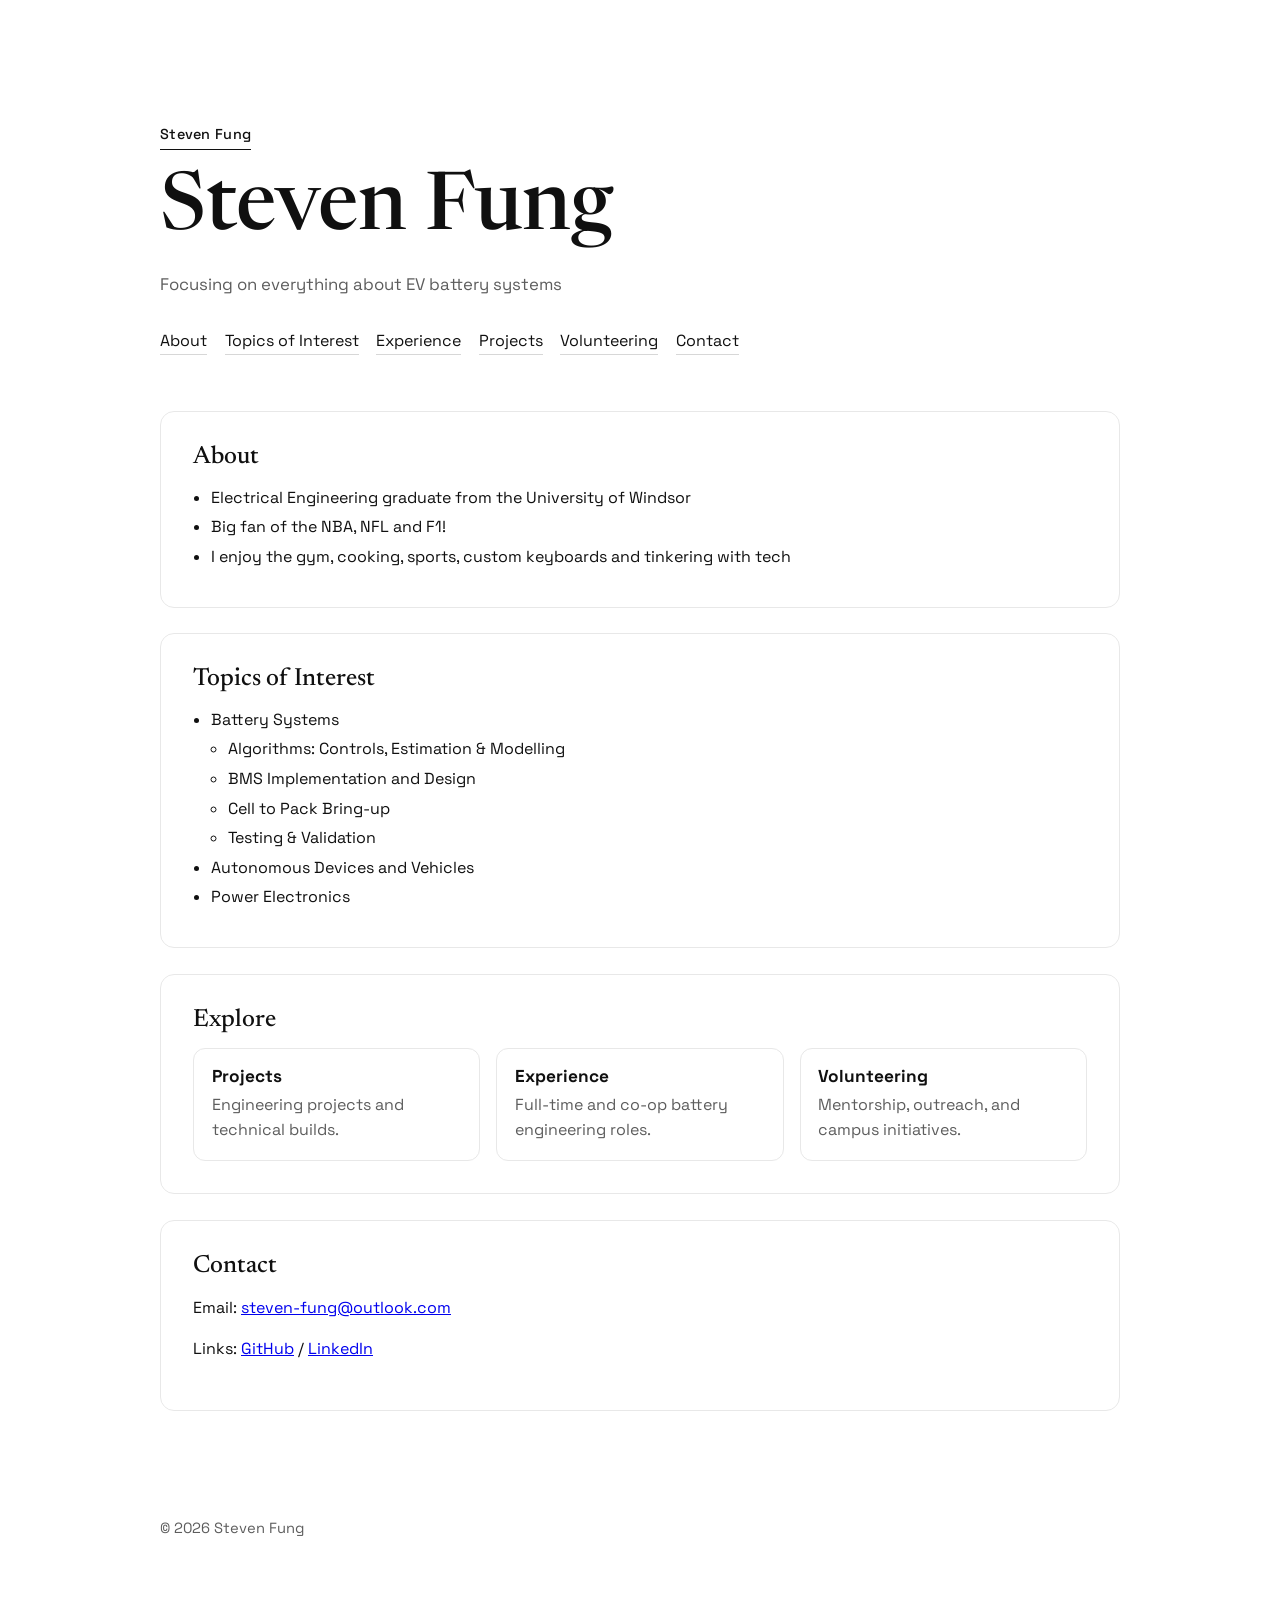
<file: index.html>
<!doctype html>
<html lang="en">
  <head>
    <meta charset="UTF-8" />
    <meta name="viewport" content="width=device-width, initial-scale=1.0" />
    <title>Steven Fung | Personal Site</title>
    <meta
      name="description"
      content="Personal website of Steven Fung: projects, writing, and contact information."
    />
    <link rel="preconnect" href="https://fonts.googleapis.com" />
    <link rel="preconnect" href="https://fonts.gstatic.com" crossorigin />
    <link
      href="https://fonts.googleapis.com/css2?family=Space+Grotesk:wght@400;500;700&family=Newsreader:opsz,wght@6..72,500&display=swap"
      rel="stylesheet"
    />
    <link rel="stylesheet" href="styles.css" />
  </head>
  <body>
    <div class="bg-grid" aria-hidden="true"></div>

    <header class="site-header">
      <p class="eyebrow">Steven Fung</p>
      <h1>Steven Fung</h1>
      <p class="tagline">
        Focusing on everything about EV battery systems
      </p>
      <nav class="nav-links" aria-label="Primary">
        <a href="#about">About</a>
        <a href="#Topics of Interest">Topics of Interest</a>
        <a href="experience.html">Experience</a>
        <a href="projects.html">Projects</a>
        <a href="volunteering.html">Volunteering</a>
        <a href="#contact">Contact</a>
      </nav>
    </header>

    <main>
      <section id="about" class="card reveal">
        <h2>About</h2>
        <ul class="key-points">
          <li>Electrical Engineering graduate from the University of Windsor</li>
          <li>Big fan of the NBA, NFL and F1!</li>
          <li>I enjoy the gym, cooking, sports, custom keyboards and tinkering with tech</li>
        </ul>
      </section>

      <section id="Topics of Interest" class="card reveal">
        <h2>Topics of Interest</h2>
        <ul class="key-points">
          <li>Battery Systems</li>
          <ul class="key-points"> 
            <li>Algorithms: Controls, Estimation & Modelling</li>
            <li>BMS Implementation and Design</li>
            <li>Cell to Pack Bring-up</li>
            <li>Testing & Validation</li>
          </ul>
          <li>Autonomous Devices and Vehicles</li>
          <li>Power Electronics</li>
        </ul>
      </section>

      <section class="card reveal">
        <h2>Explore</h2>
        <div class="quick-grid">
          <a class="quick-link" href="projects.html">
            <h3>Projects</h3>
            <p>Engineering projects and technical builds.</p>
          </a>
          <a class="quick-link" href="experience.html">
            <h3>Experience</h3>
            <p>Full-time and co-op battery engineering roles.</p>
          </a>
          <a class="quick-link" href="volunteering.html">
            <h3>Volunteering</h3>
            <p>Mentorship, outreach, and campus initiatives.</p>
          </a>
        </div>
      </section>

      <section id="contact" class="card reveal">
        <h2>Contact</h2>
        <p>Email: <a href="mailto:hello@example.com">steven-fung@outlook.com</a></p>
        <p>
          Links: <a href="https://github.com/stevfu">GitHub</a> /
          <a href="https://www.linkedin.com/in/stevenfung/">LinkedIn</a>
        </p>
      </section>
    </main>

    <footer>
      <p>© <span id="year"></span> Steven Fung</p>
    </footer>

    <script src="script.js"></script>
  </body>
</html>
</file>
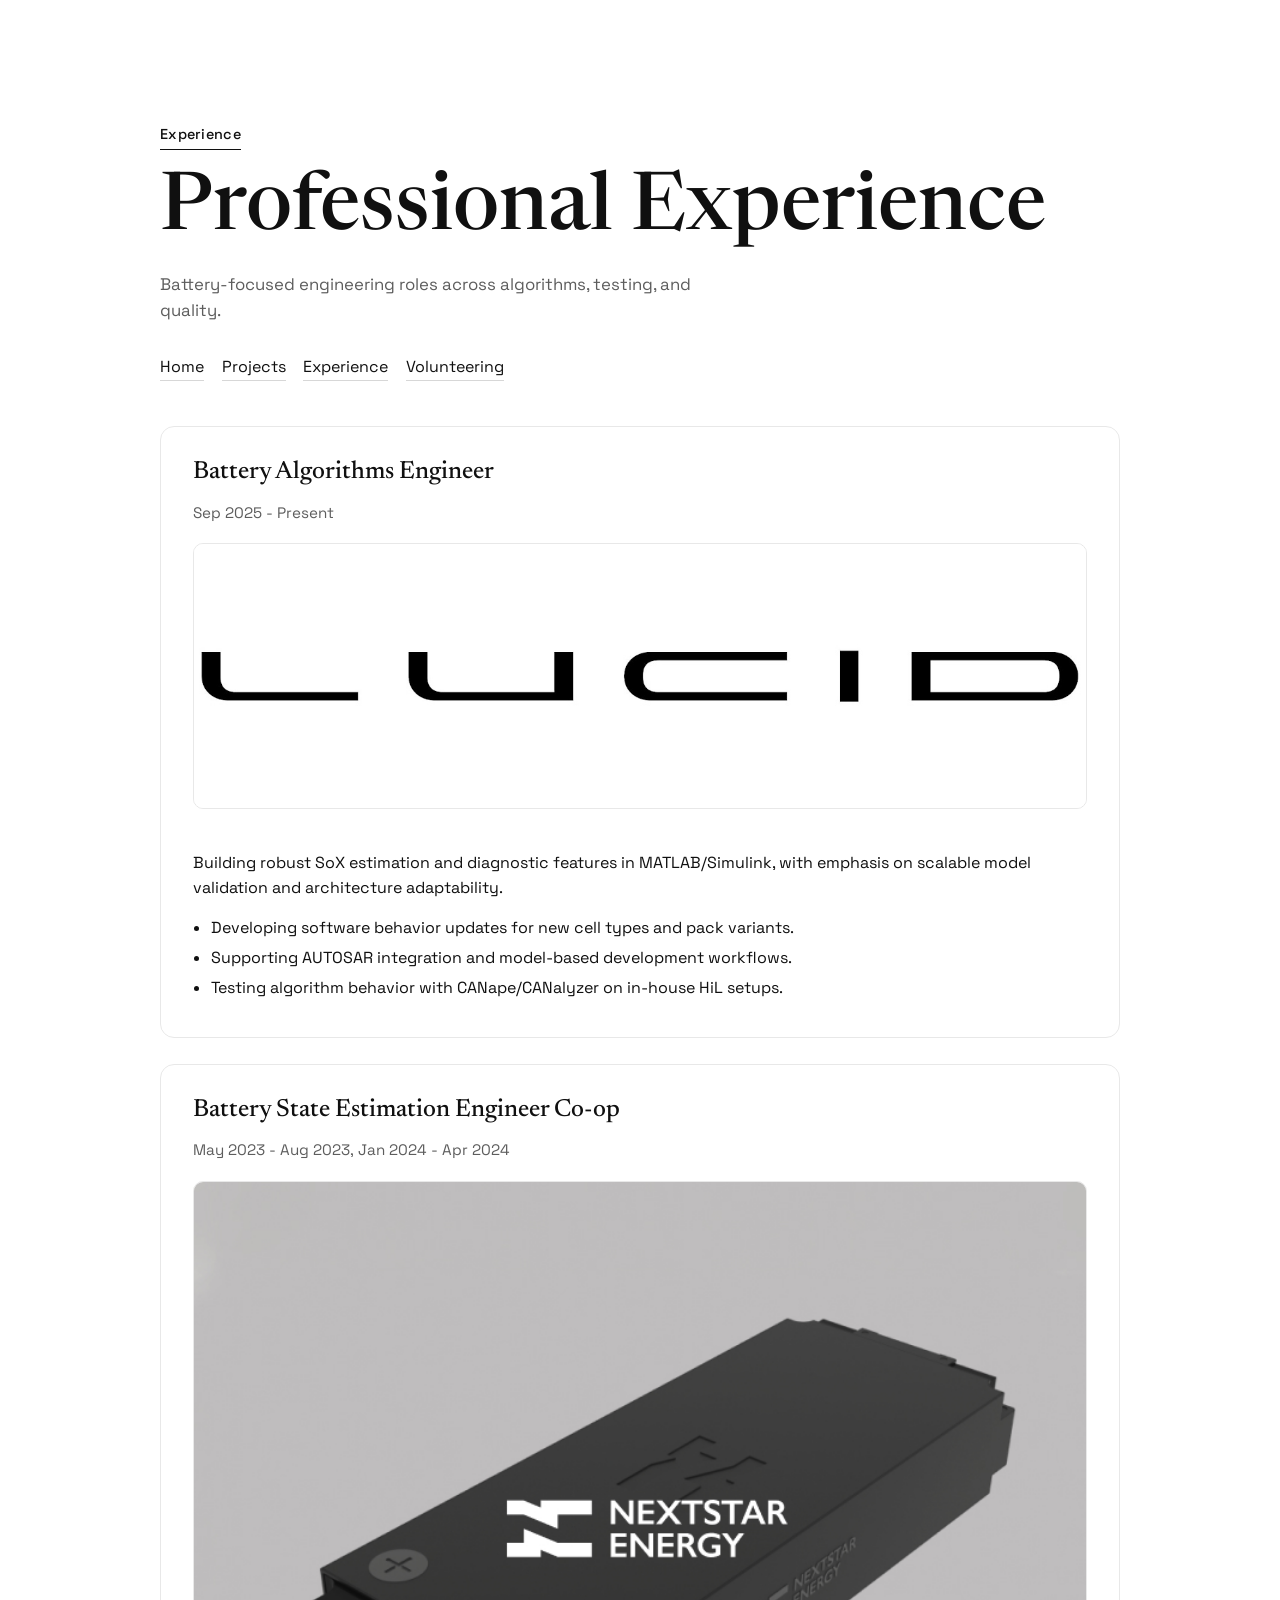
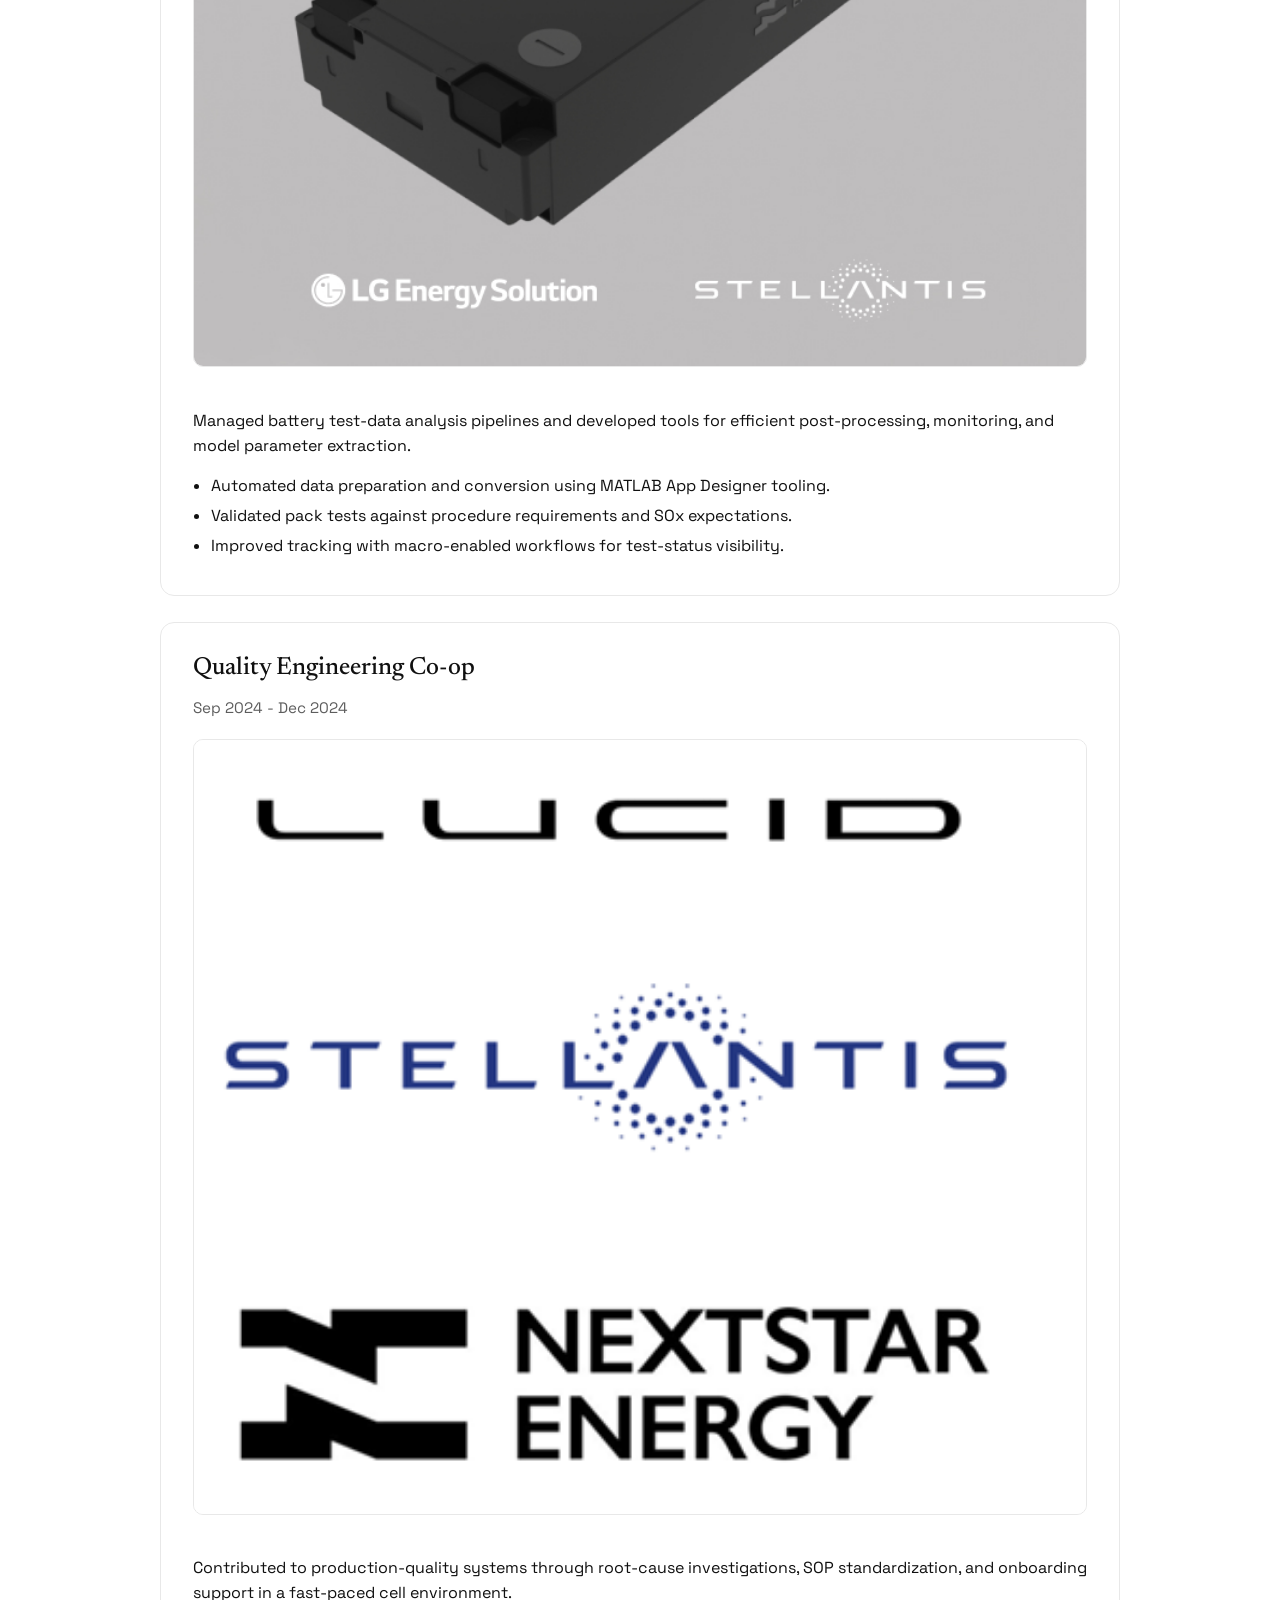
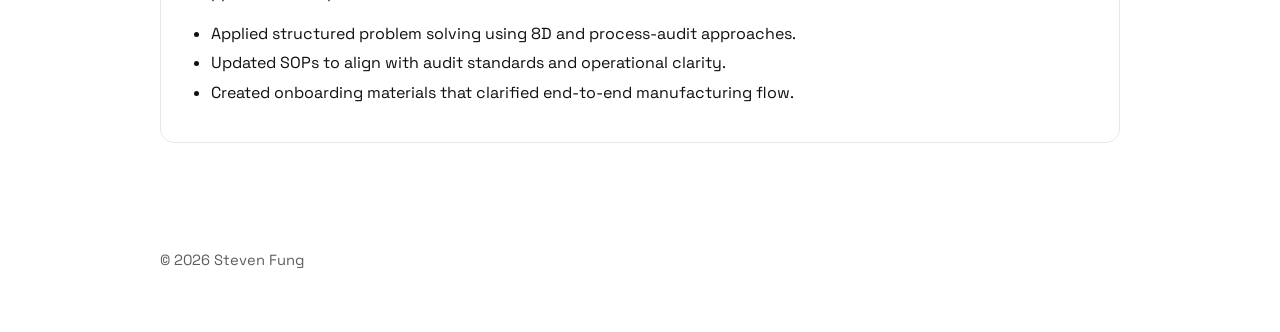
<file: experience.html>
<!doctype html>
<html lang="en">
  <head>
    <meta charset="UTF-8" />
    <meta name="viewport" content="width=device-width, initial-scale=1.0" />
    <title>Experience | Steven Fung</title>
    <meta
      name="description"
      content="Experience timeline for Steven Fung in battery algorithms, validation, and quality engineering."
    />
    <link rel="preconnect" href="https://fonts.googleapis.com" />
    <link rel="preconnect" href="https://fonts.gstatic.com" crossorigin />
    <link
      href="https://fonts.googleapis.com/css2?family=Space+Grotesk:wght@400;500;700&family=Newsreader:opsz,wght@6..72,500&display=swap"
      rel="stylesheet"
    />
    <link rel="stylesheet" href="styles.css" />
  </head>
  <body class="subpage">
    <div class="bg-grid" aria-hidden="true"></div>

    <header class="site-header">
      <p class="eyebrow">Experience</p>
      <h1>Professional Experience</h1>
      <p class="tagline">Battery-focused engineering roles across algorithms, testing, and quality.</p>
      <nav class="nav-links" aria-label="Primary">
        <a href="index.html">Home</a>
        <a href="projects.html">Projects</a>
        <a href="experience.html">Experience</a>
        <a href="volunteering.html">Volunteering</a>
      </nav>
    </header>

    <main>
      <section id="algorithms" class="card reveal">
        <h2>Battery Algorithms Engineer</h2>
        <p class="meta">Sep 2025 - Present</p>
        <img class="content-image" src="assets/experience/lucid-logo.jpg" alt="Lucid Motors branding for battery algorithms role" />
        <p>
          Building robust SoX estimation and diagnostic features in MATLAB/Simulink,
          with emphasis on scalable model validation and architecture adaptability.
        </p>
        <ul class="key-points">
          <li>Developing software behavior updates for new cell types and pack variants.</li>
          <li>Supporting AUTOSAR integration and model-based development workflows.</li>
          <li>Testing algorithm behavior with CANape/CANalyzer on in-house HiL setups.</li>
        </ul>
      </section>

      <section id="state-estimation" class="card reveal">
        <h2>Battery State Estimation Engineer Co-op</h2>
        <p class="meta">May 2023 - Aug 2023, Jan 2024 - Apr 2024</p>
        <img class="content-image" src="assets/experience/state-estimation-pack.jpg" alt="Battery module image from state estimation experience" />
        <p>
          Managed battery test-data analysis pipelines and developed tools for efficient
          post-processing, monitoring, and model parameter extraction.
        </p>
        <ul class="key-points">
          <li>Automated data preparation and conversion using MATLAB App Designer tooling.</li>
          <li>Validated pack tests against procedure requirements and SOx expectations.</li>
          <li>Improved tracking with macro-enabled workflows for test-status visibility.</li>
        </ul>
      </section>

      <section id="quality" class="card reveal">
        <h2>Quality Engineering Co-op</h2>
        <p class="meta">Sep 2024 - Dec 2024</p>
        <img class="content-image" src="assets/experience/quality-branding.png" alt="Industry partner branding related to quality engineering experience" />
        <p>
          Contributed to production-quality systems through root-cause investigations,
          SOP standardization, and onboarding support in a fast-paced cell environment.
        </p>
        <ul class="key-points">
          <li>Applied structured problem solving using 8D and process-audit approaches.</li>
          <li>Updated SOPs to align with audit standards and operational clarity.</li>
          <li>Created onboarding materials that clarified end-to-end manufacturing flow.</li>
        </ul>
      </section>
    </main>

    <footer>
      <p>© <span id="year"></span> Steven Fung</p>
    </footer>

    <script src="script.js"></script>
  </body>
</html>
</file>
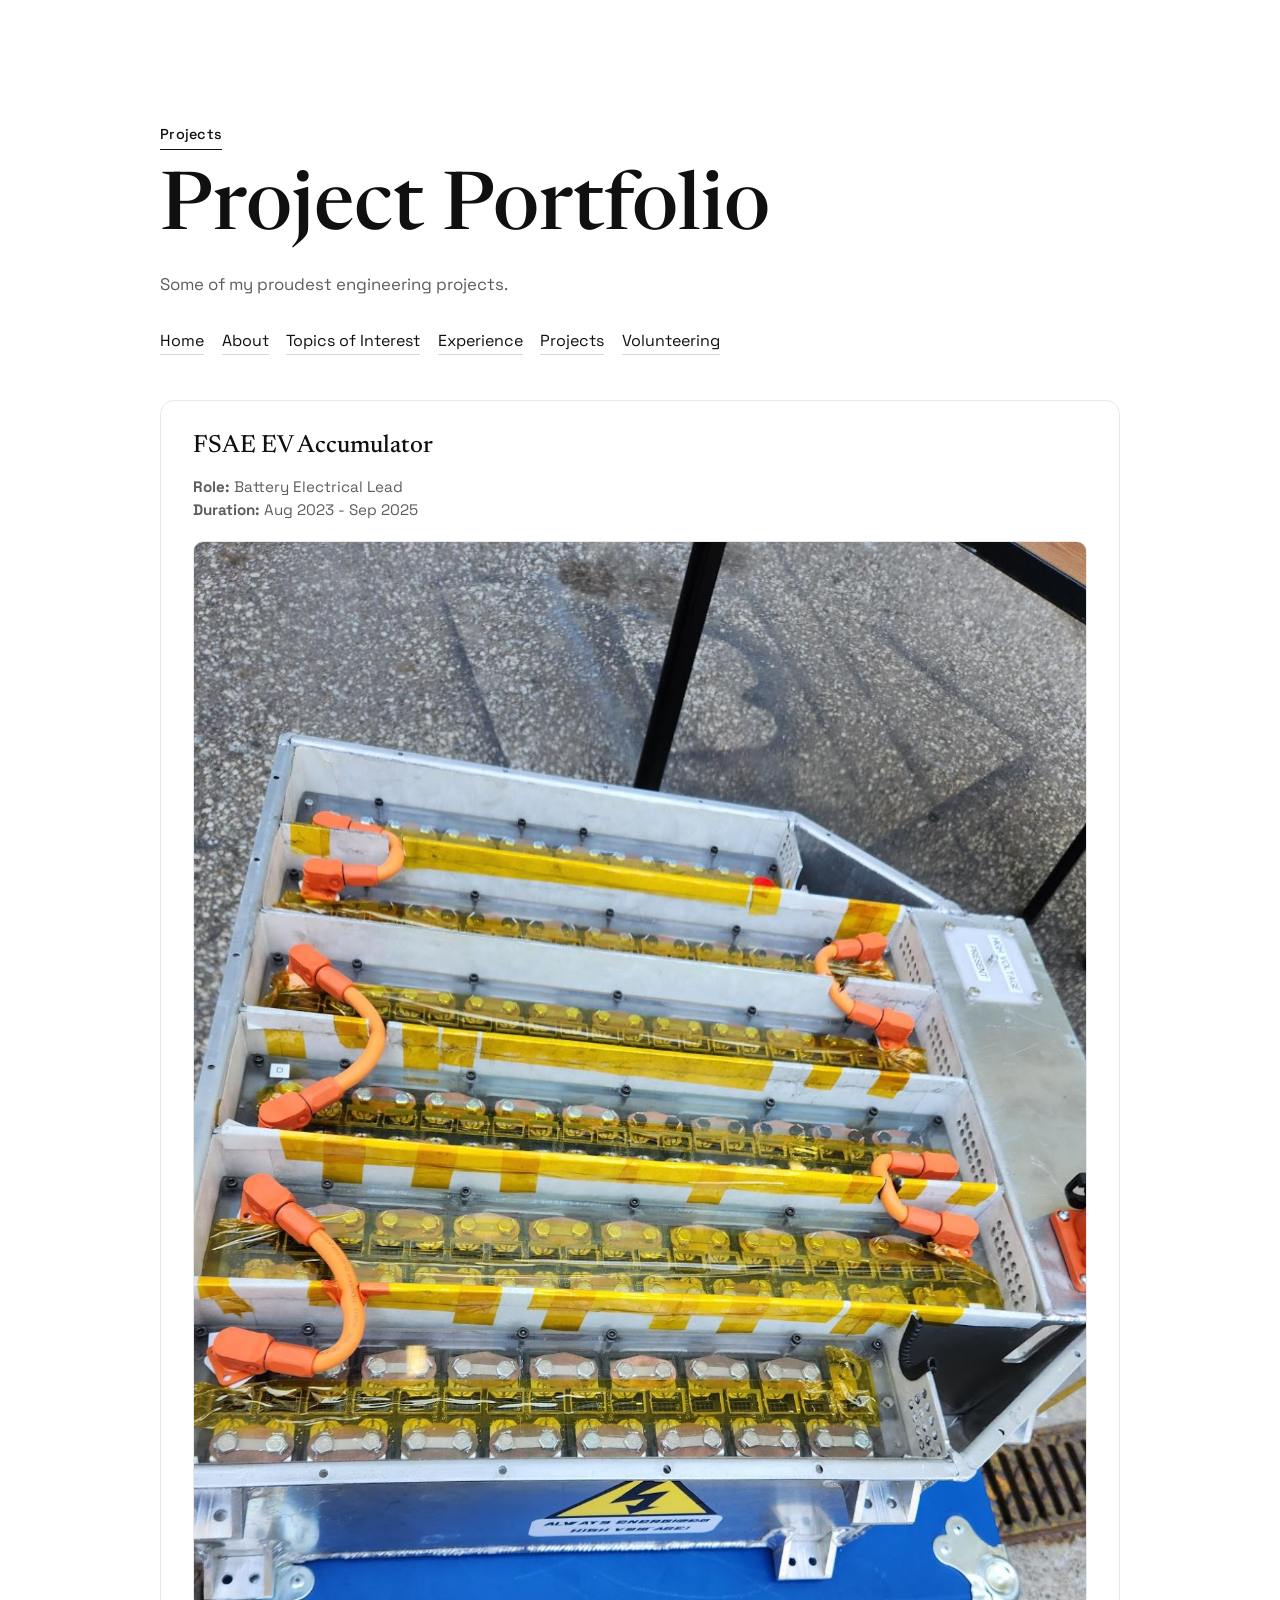
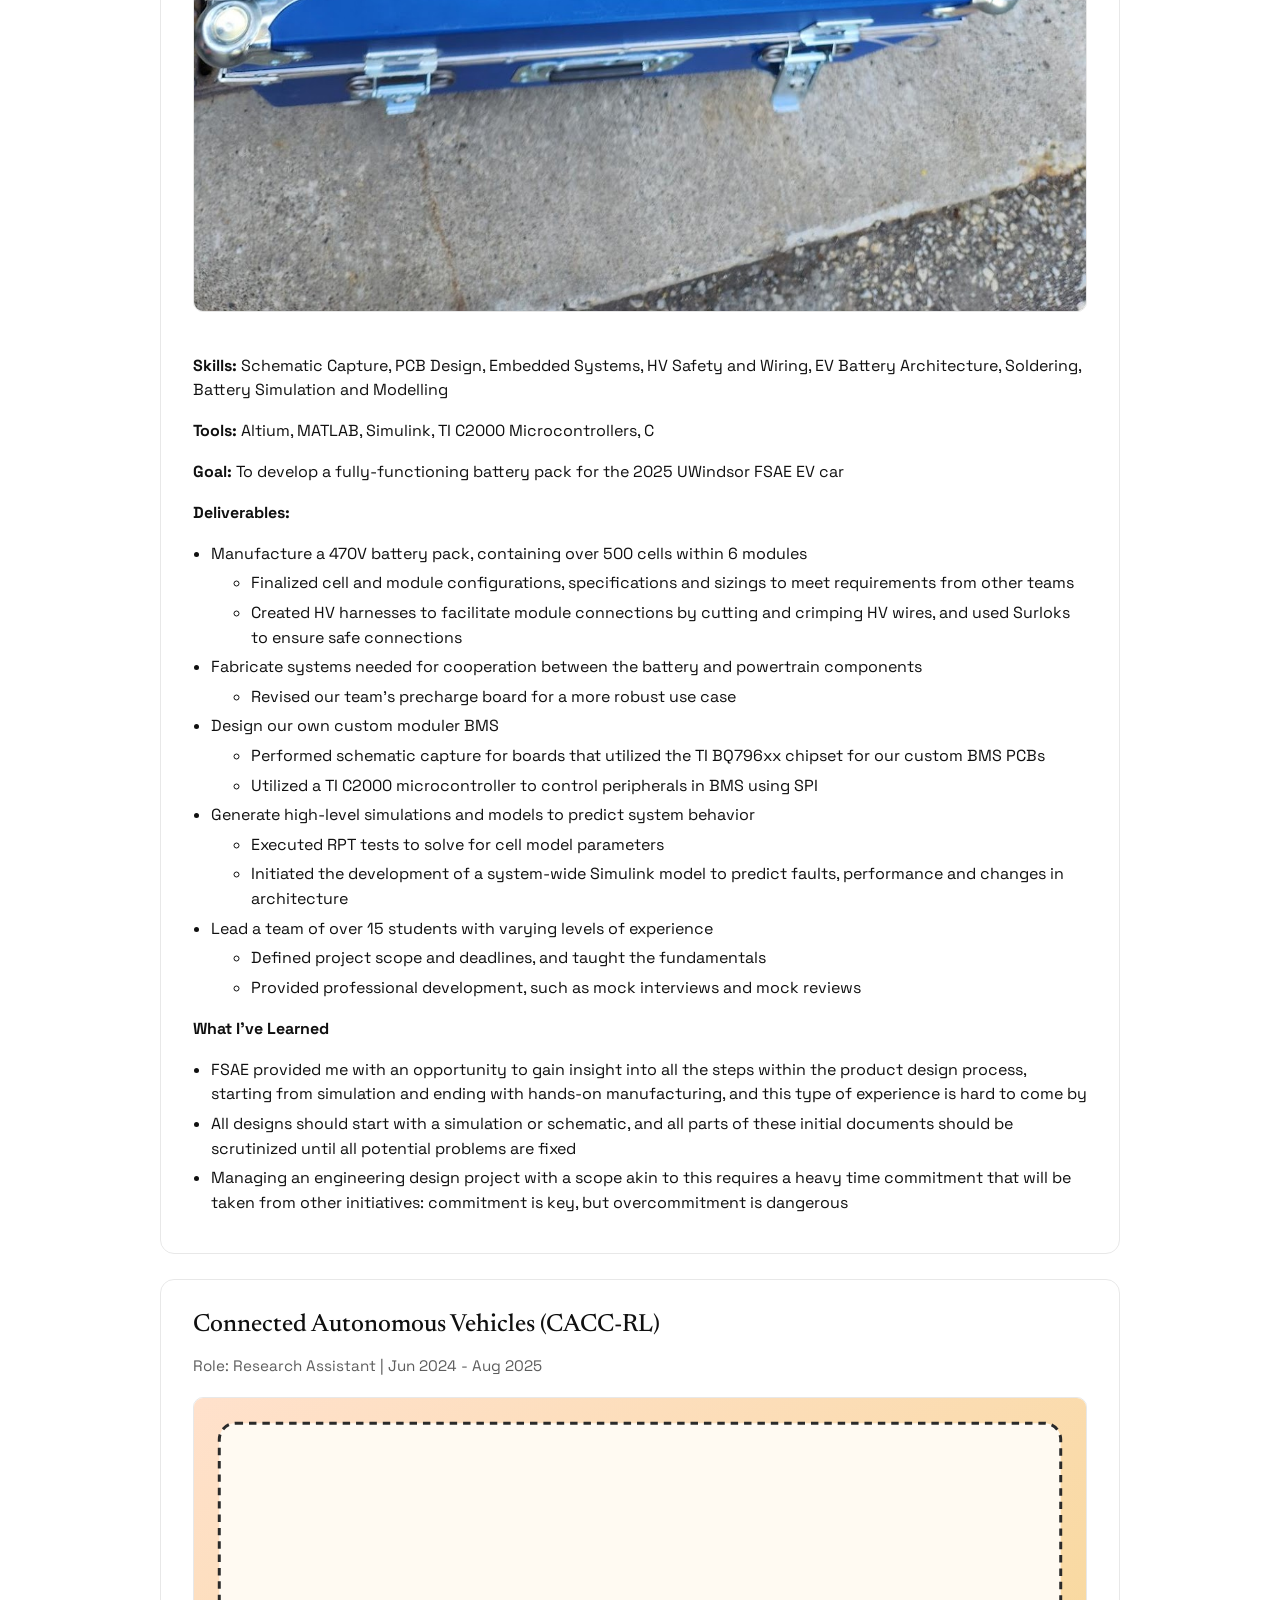
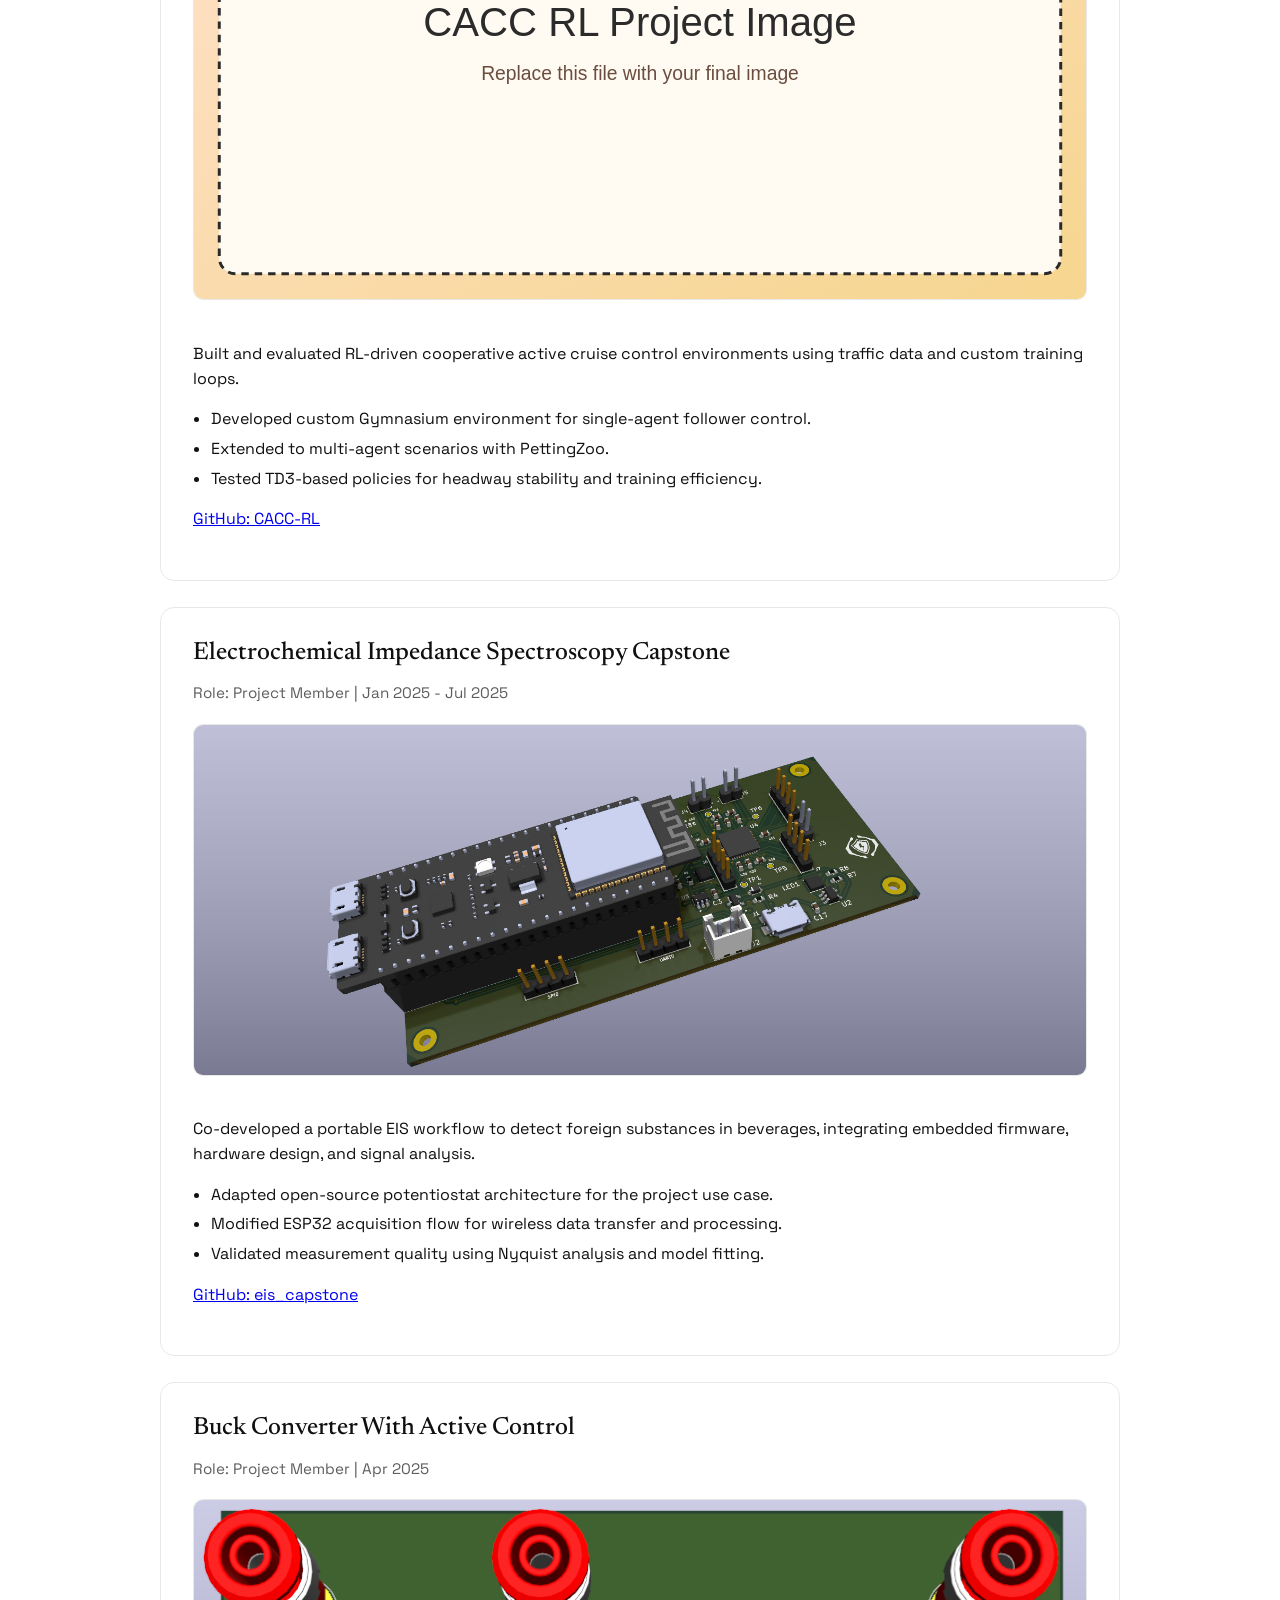
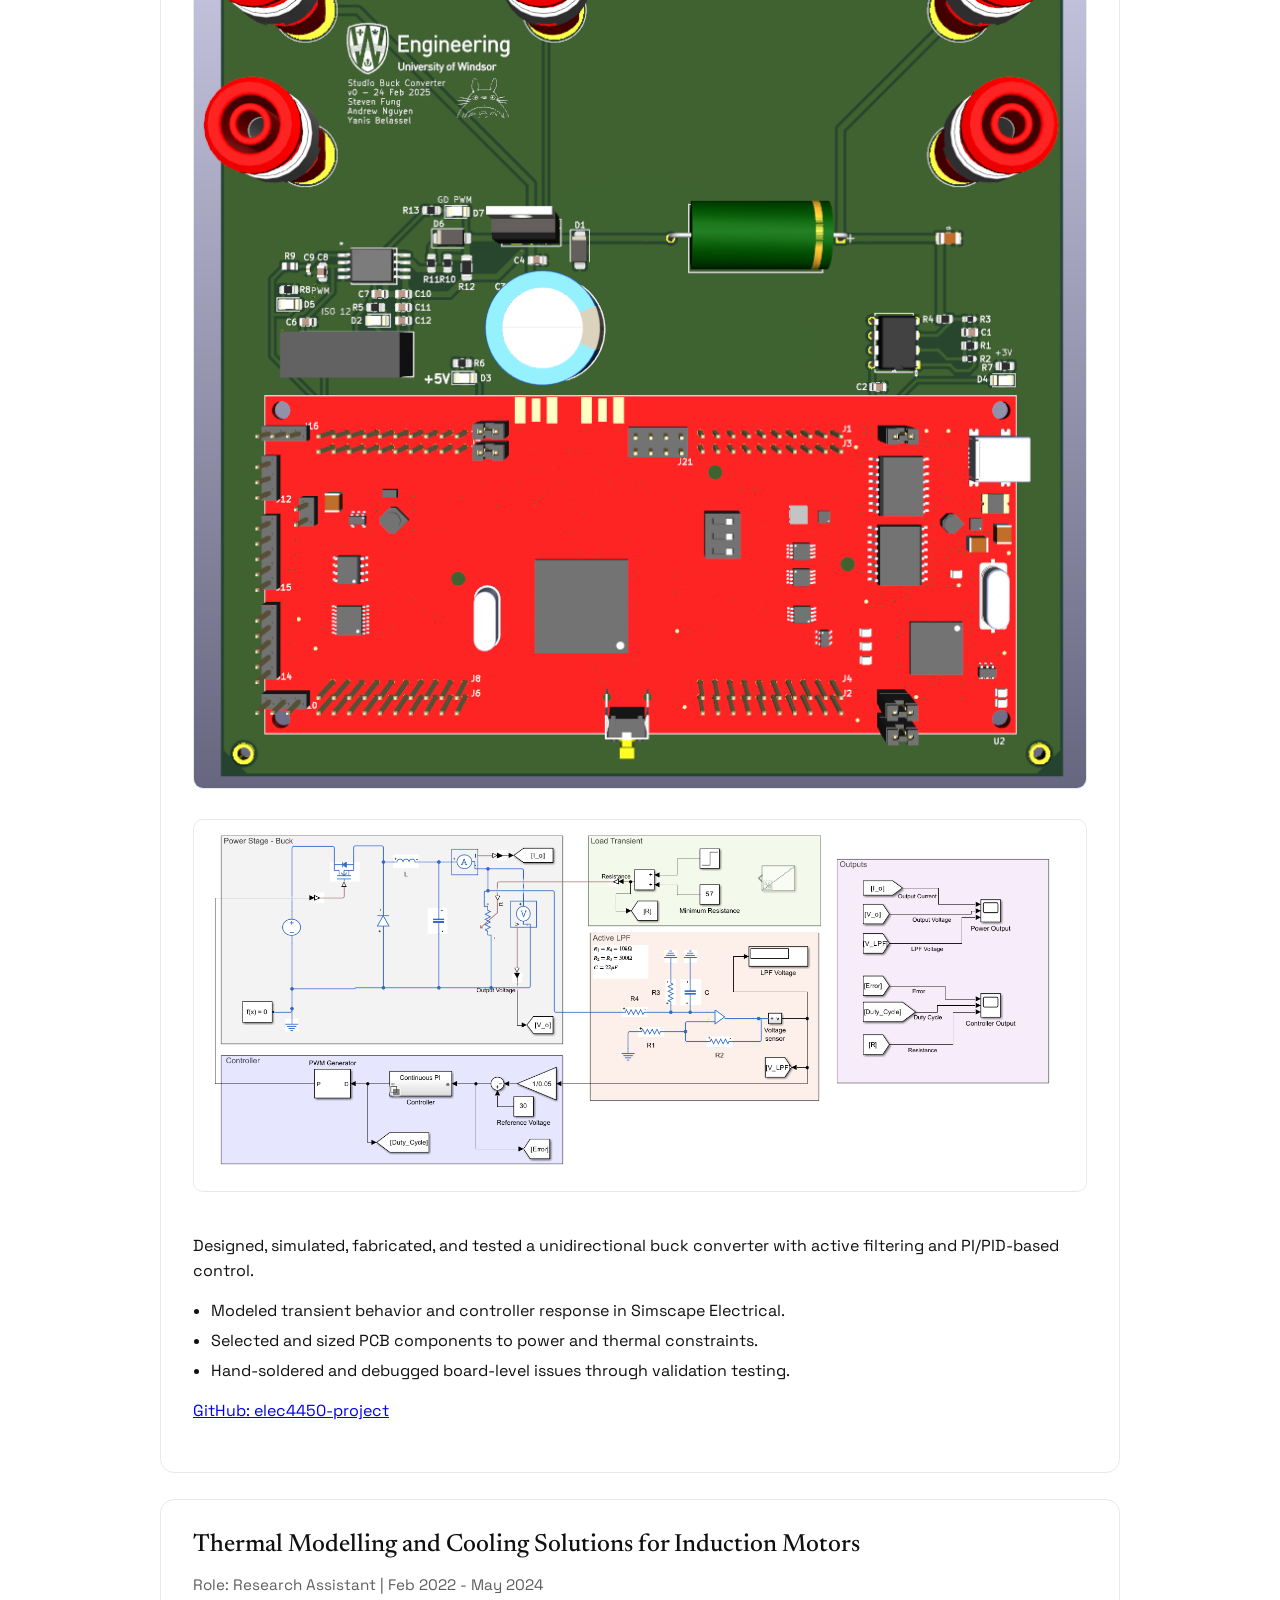
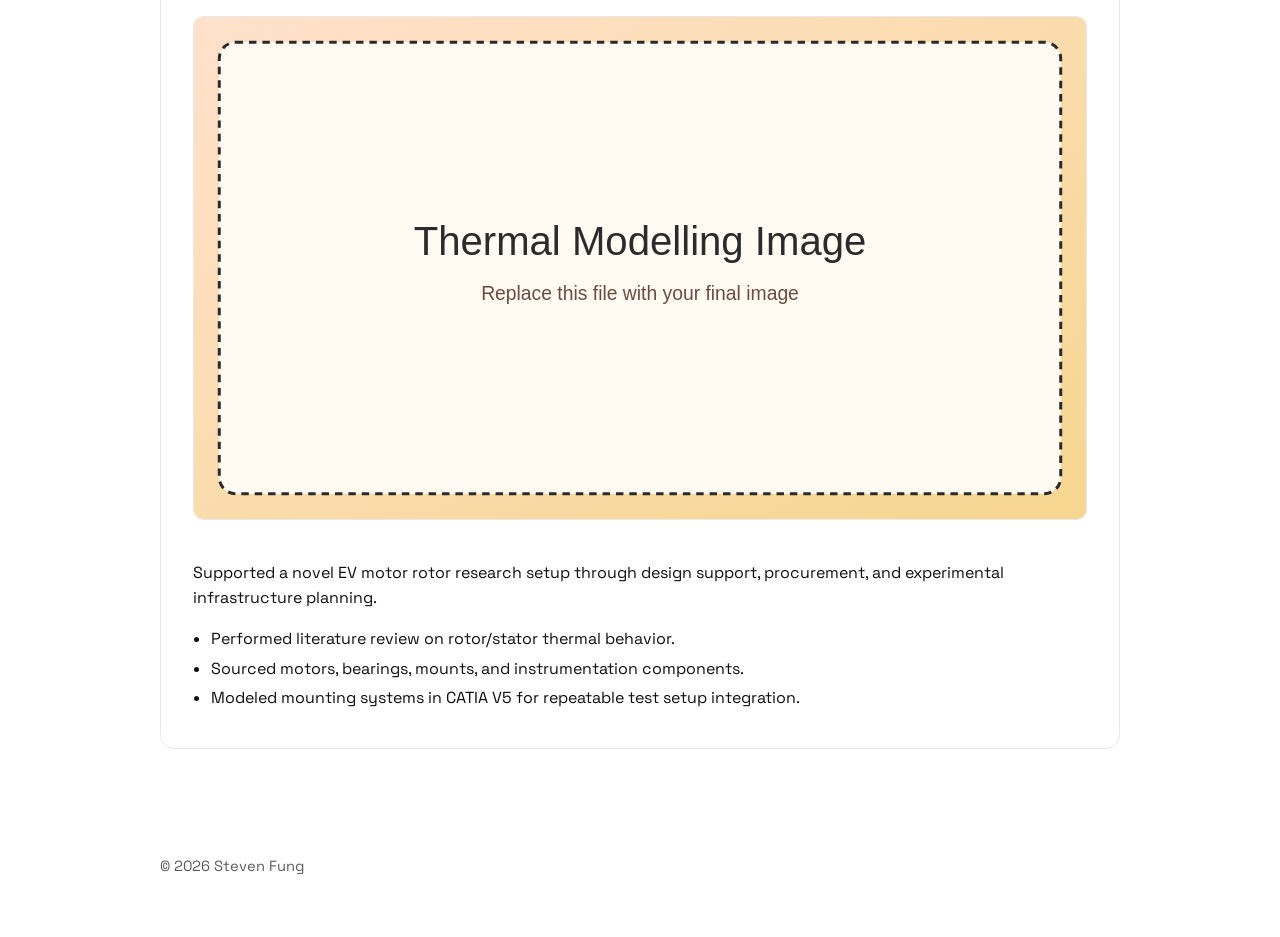
<file: projects.html>
<!doctype html>
<html lang="en">
  <head>
    <meta charset="UTF-8" />
    <meta name="viewport" content="width=device-width, initial-scale=1.0" />
    <title>Projects | Steven Fung</title>
    <meta
      name="description"
      content="Projects by Steven Fung across EV batteries, controls, and power electronics."
    />
    <link rel="preconnect" href="https://fonts.googleapis.com" />
    <link rel="preconnect" href="https://fonts.gstatic.com" crossorigin />
    <link
      href="https://fonts.googleapis.com/css2?family=Space+Grotesk:wght@400;500;700&family=Newsreader:opsz,wght@6..72,500&display=swap"
      rel="stylesheet"
    />
    <link rel="stylesheet" href="styles.css" />
  </head>
  <body class="subpage">
    <div class="bg-grid" aria-hidden="true"></div>

    <header class="site-header">
      <p class="eyebrow">Projects</p>
      <h1>Project Portfolio</h1>
      <p class="tagline">Some of my proudest engineering projects.</p>
      <nav class="nav-links" aria-label="Primary">
        <a href="index.html">Home</a>
        <a href="#about">About</a>
        <a href="#Topics of Interest">Topics of Interest</a>
        <a href="experience.html">Experience</a>
        <a href="projects.html">Projects</a>
        <a href="volunteering.html">Volunteering</a>
      </nav>
    </header>

    <main>
      <section id="fsae" class="card reveal">
        <h2>FSAE EV Accumulator</h2>
        <p class="meta"><b>Role:</b> Battery Electrical Lead <br> <b>Duration: </b>Aug 2023 - Sep 2025</p>
        <img class="content-image" src="assets/projects/fsae-battery-pack.jpg" alt="FSAE EV battery pack assembly" />

        <p><strong> Skills: </strong>
           Schematic Capture, PCB Design, Embedded Systems, HV Safety and Wiring, EV Battery Architecture, Soldering, Battery Simulation and Modelling
        </p>

        <p><strong> Tools: </strong> 
          Altium, MATLAB, Simulink, TI C2000 Microcontrollers, C
        </p>

        <p><strong> Goal: </strong> 
          To develop a fully-functioning battery pack for the 2025 UWindsor FSAE EV car
        </p>
        
        <p><strong>Deliverables: </strong></p>
          <ul class="key-points">
            <li>Manufacture a 470V battery pack, containing over 500 cells within 6 modules
              <ul>
                <li>Finalized cell and module configurations, specifications and sizings to meet requirements from other teams  </li>
                <li>Created HV harnesses to facilitate module connections by cutting and crimping HV wires, and used Surloks to ensure safe connections</li>
              </ul>
            </li>
            <li>Fabricate systems needed for cooperation between the battery and powertrain components
              <ul>
                <li> Revised our team's precharge board for a more robust use case</li>
              </ul>
            </li>
            <li>Design our own custom moduler BMS
              <ul>
                <li>Performed schematic capture for boards that utilized the TI BQ796xx chipset for our custom BMS PCBs</li>
                <li> Utilized a TI C2000 microcontroller to control peripherals in BMS using SPI</li>
              </ul>
            </li>
            <li>Generate high-level simulations and models to predict system behavior
              <ul>
                <li> Executed RPT tests to solve for cell model parameters </li>
                <li> Initiated the development of a system-wide Simulink model to predict faults, performance and changes in architecture</li>
              </ul>
            </li>
            <li> Lead a team of over 15 students with varying levels of experience 
              <ul>
                <li> Defined project scope and deadlines, and taught the fundamentals</li>
                <li> Provided professional development, such as mock interviews and mock reviews </li>
              </ul>
            </li>
          </ul>
        <p><strong>What I've Learned</strong></p>
          <ul class="key-points">
            <li>FSAE provided me with an opportunity to gain insight into all the steps within the product design process, starting from simulation and ending with hands-on manufacturing, and this type of experience is hard to come by</li>
            <li>All designs should start with a simulation or schematic, and all parts of these initial documents should be scrutinized until all potential problems are fixed </li>
            <li>Managing an engineering design project with a scope akin to this requires a heavy time commitment that will be taken from other initiatives: commitment is key, but overcommitment is dangerous</li>
          </ul>
      </section>

      <section id="cav" class="card reveal">
        <h2>Connected Autonomous Vehicles (CACC-RL)</h2>
        <p class="meta">Role: Research Assistant | Jun 2024 - Aug 2025</p>
        <img class="content-image" src="assets/projects/cav.svg" alt="Connected autonomous vehicle simulation screenshot" />
        <p>
          Built and evaluated RL-driven cooperative active cruise control environments using
          traffic data and custom training loops.
        </p>
        <ul class="key-points">
          <li>Developed custom Gymnasium environment for single-agent follower control.</li>
          <li>Extended to multi-agent scenarios with PettingZoo.</li>
          <li>Tested TD3-based policies for headway stability and training efficiency.</li>
        </ul>
        <p><a href="https://github.com/stevfu/CACC-RL">GitHub: CACC-RL</a></p>
      </section>

      <section id="eis" class="card reveal">
        <h2>Electrochemical Impedance Spectroscopy Capstone</h2>
        <p class="meta">Role: Project Member | Jan 2025 - Jul 2025</p>
        <img class="content-image" src="assets/projects/eis-hardware-board.png" alt="EIS capstone hardware board render" />
        <p>
          Co-developed a portable EIS workflow to detect foreign substances in beverages,
          integrating embedded firmware, hardware design, and signal analysis.
        </p>
        <ul class="key-points">
          <li>Adapted open-source potentiostat architecture for the project use case.</li>
          <li>Modified ESP32 acquisition flow for wireless data transfer and processing.</li>
          <li>Validated measurement quality using Nyquist analysis and model fitting.</li>
        </ul>
        <p><a href="https://github.com/stevfu/eis_capstone">GitHub: eis_capstone</a></p>
      </section>

      <section id="buck" class="card reveal">
        <h2>Buck Converter With Active Control</h2>
        <p class="meta">Role: Project Member | Apr 2025</p>
        <img class="content-image" src="assets/projects/buck-converter-board.png" alt="Buck converter PCB render" />
        <img class="content-image" src="assets/projects/buck-converter-model.png" alt="Buck converter Simulink model diagram" />
        <p>
          Designed, simulated, fabricated, and tested a unidirectional buck converter with
          active filtering and PI/PID-based control.
        </p>
        <ul class="key-points">
          <li>Modeled transient behavior and controller response in Simscape Electrical.</li>
          <li>Selected and sized PCB components to power and thermal constraints.</li>
          <li>Hand-soldered and debugged board-level issues through validation testing.</li>
        </ul>
        <p><a href="https://github.com/stevfu/elec4450-project">GitHub: elec4450-project</a></p>
      </section>

      <section id="thermal" class="card reveal">
        <h2>Thermal Modelling and Cooling Solutions for Induction Motors</h2>
        <p class="meta">Role: Research Assistant | Feb 2022 - May 2024</p>
        <img class="content-image" src="assets/projects/thermal-modelling.svg" alt="Thermal modelling setup for induction motor research" />
        <p>
          Supported a novel EV motor rotor research setup through design support,
          procurement, and experimental infrastructure planning.
        </p>
        <ul class="key-points">
          <li>Performed literature review on rotor/stator thermal behavior.</li>
          <li>Sourced motors, bearings, mounts, and instrumentation components.</li>
          <li>Modeled mounting systems in CATIA V5 for repeatable test setup integration.</li>
        </ul>
      </section>
    </main>

    <footer>
      <p>© <span id="year"></span> Steven Fung</p>
    </footer>

    <script src="script.js"></script>
  </body>
</html>
</file>
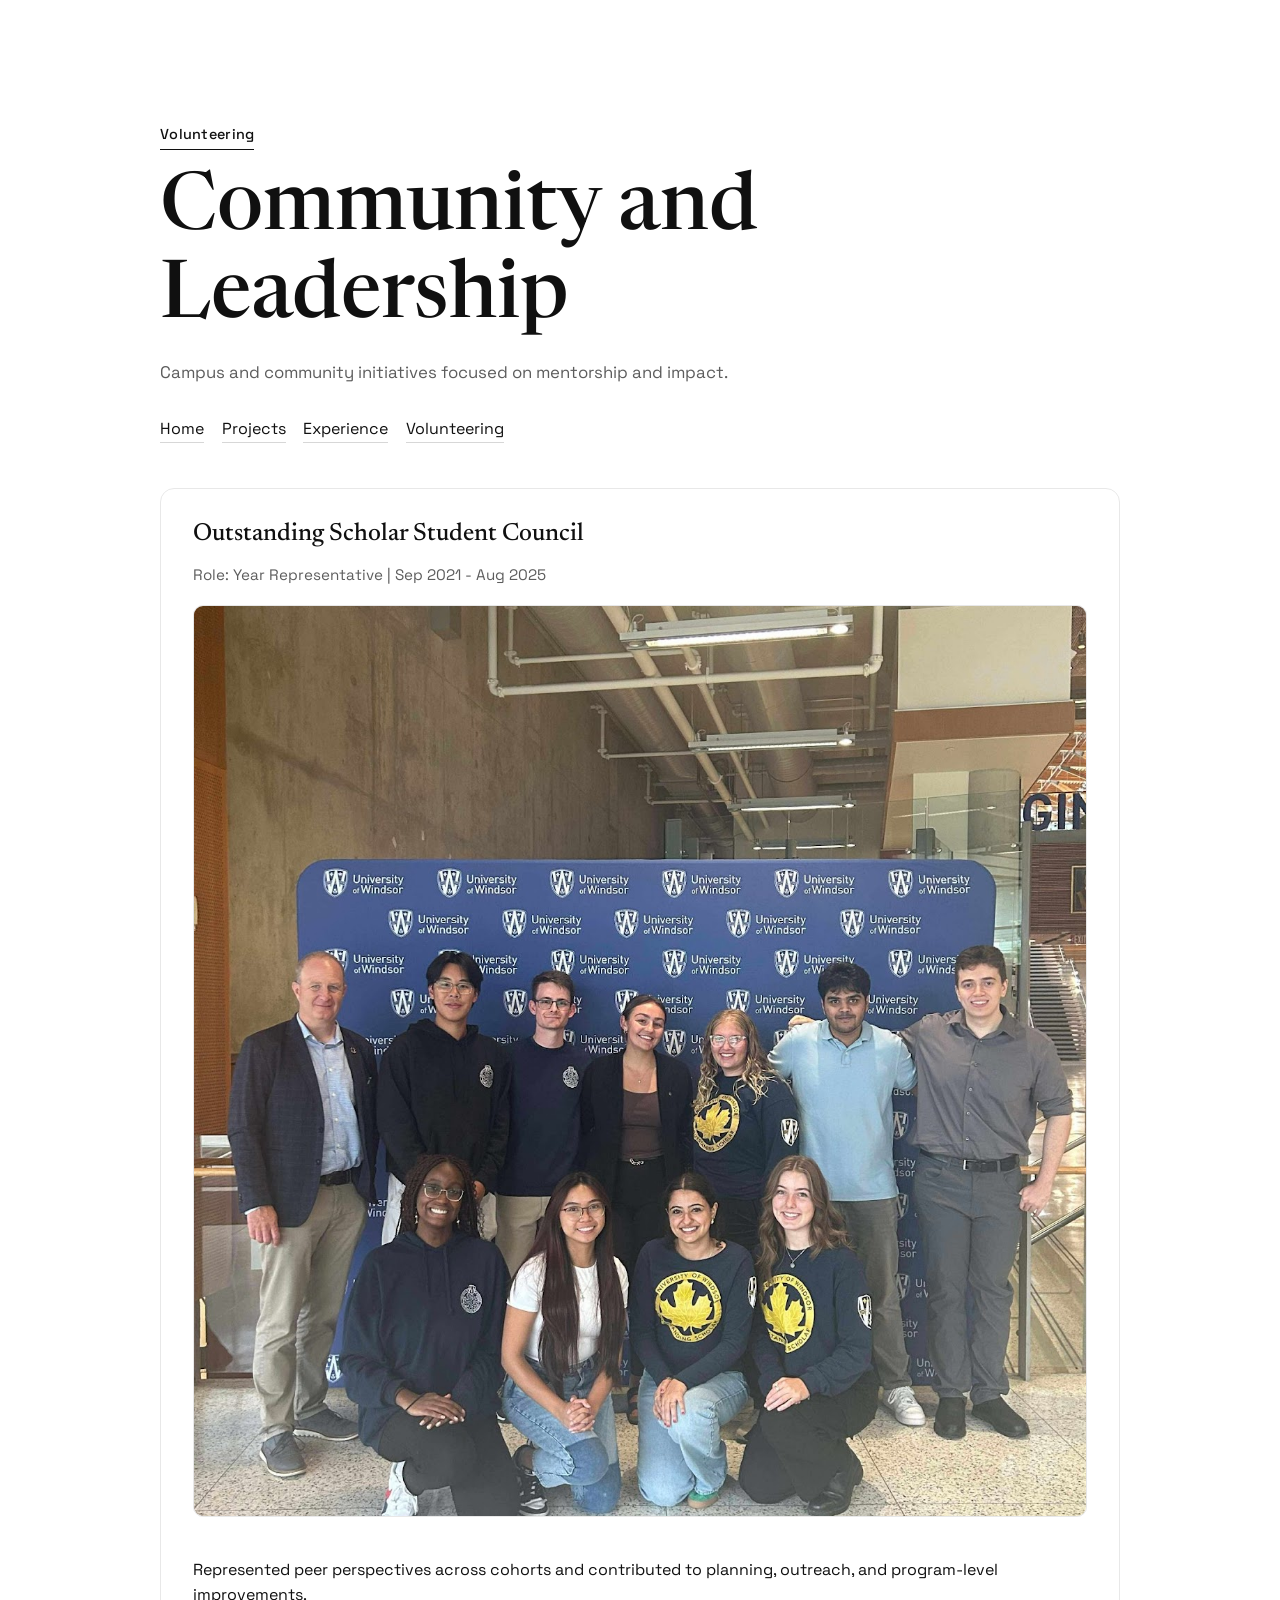
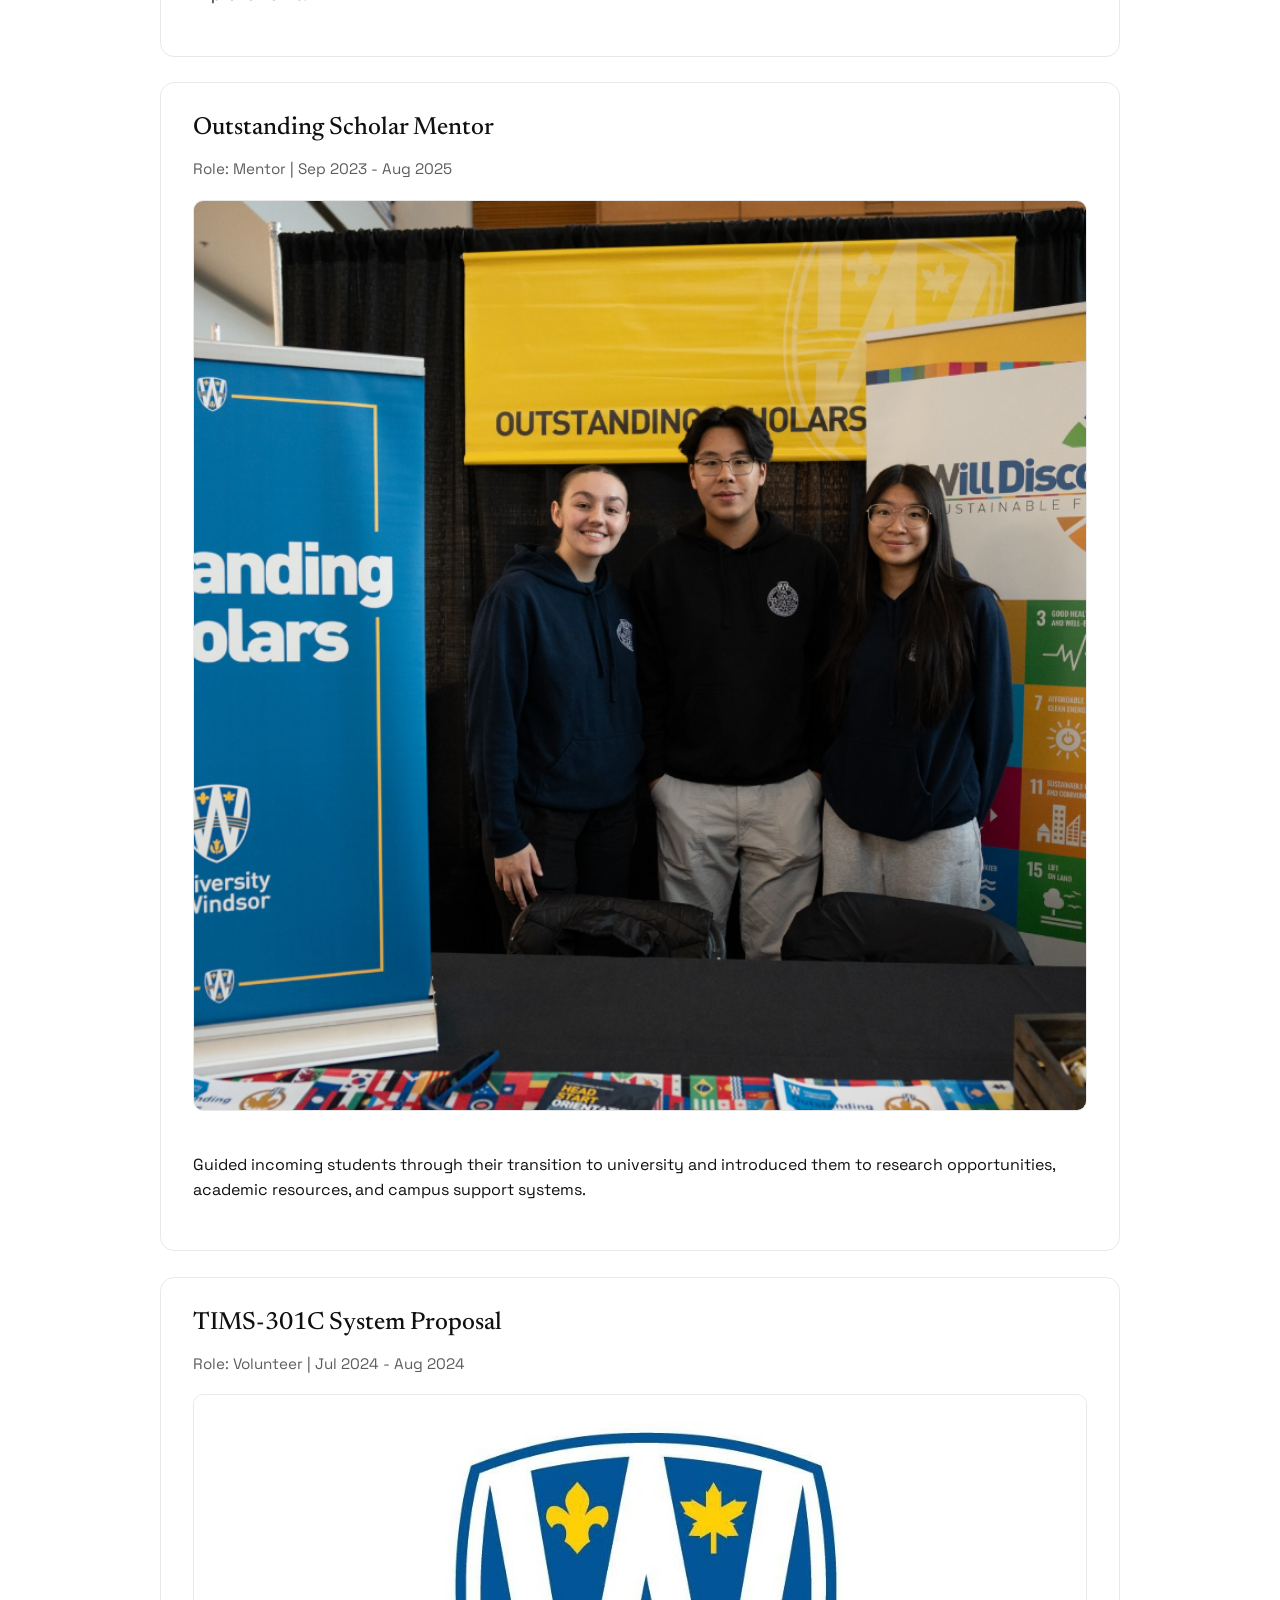
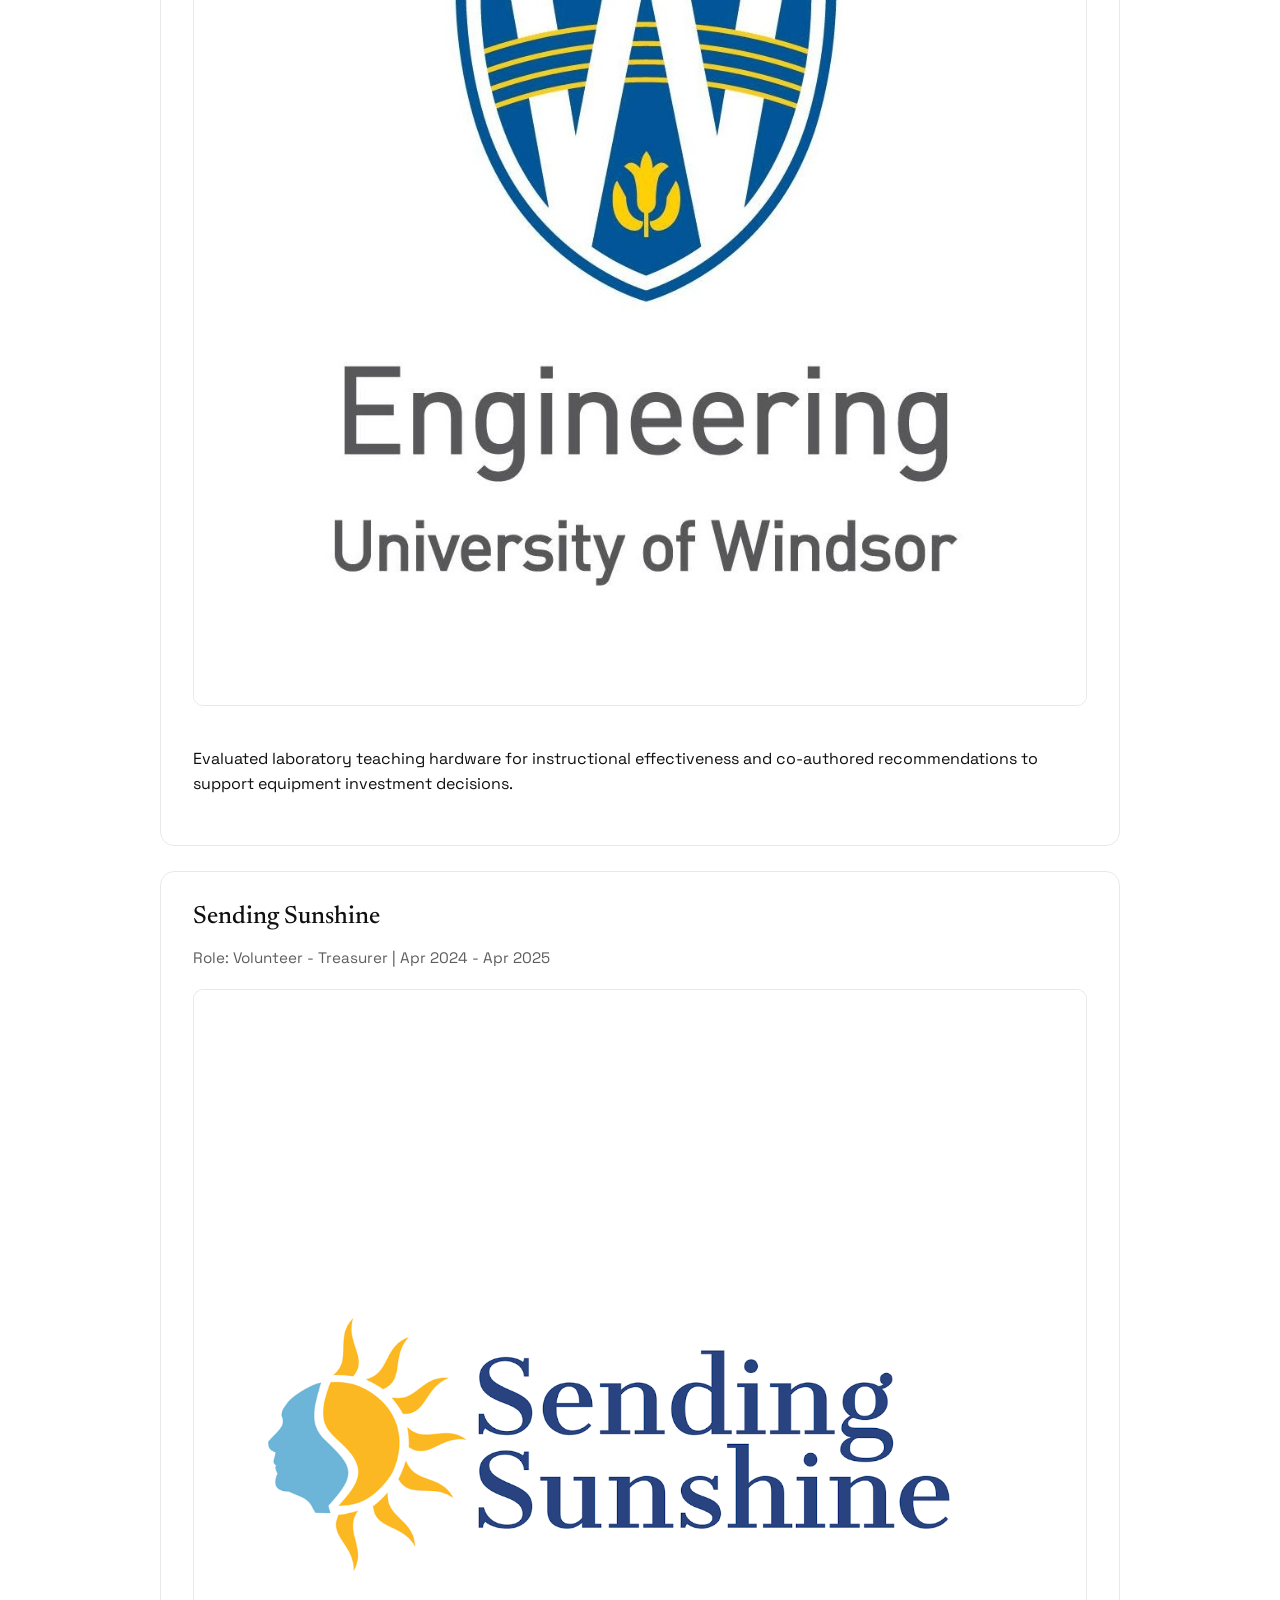
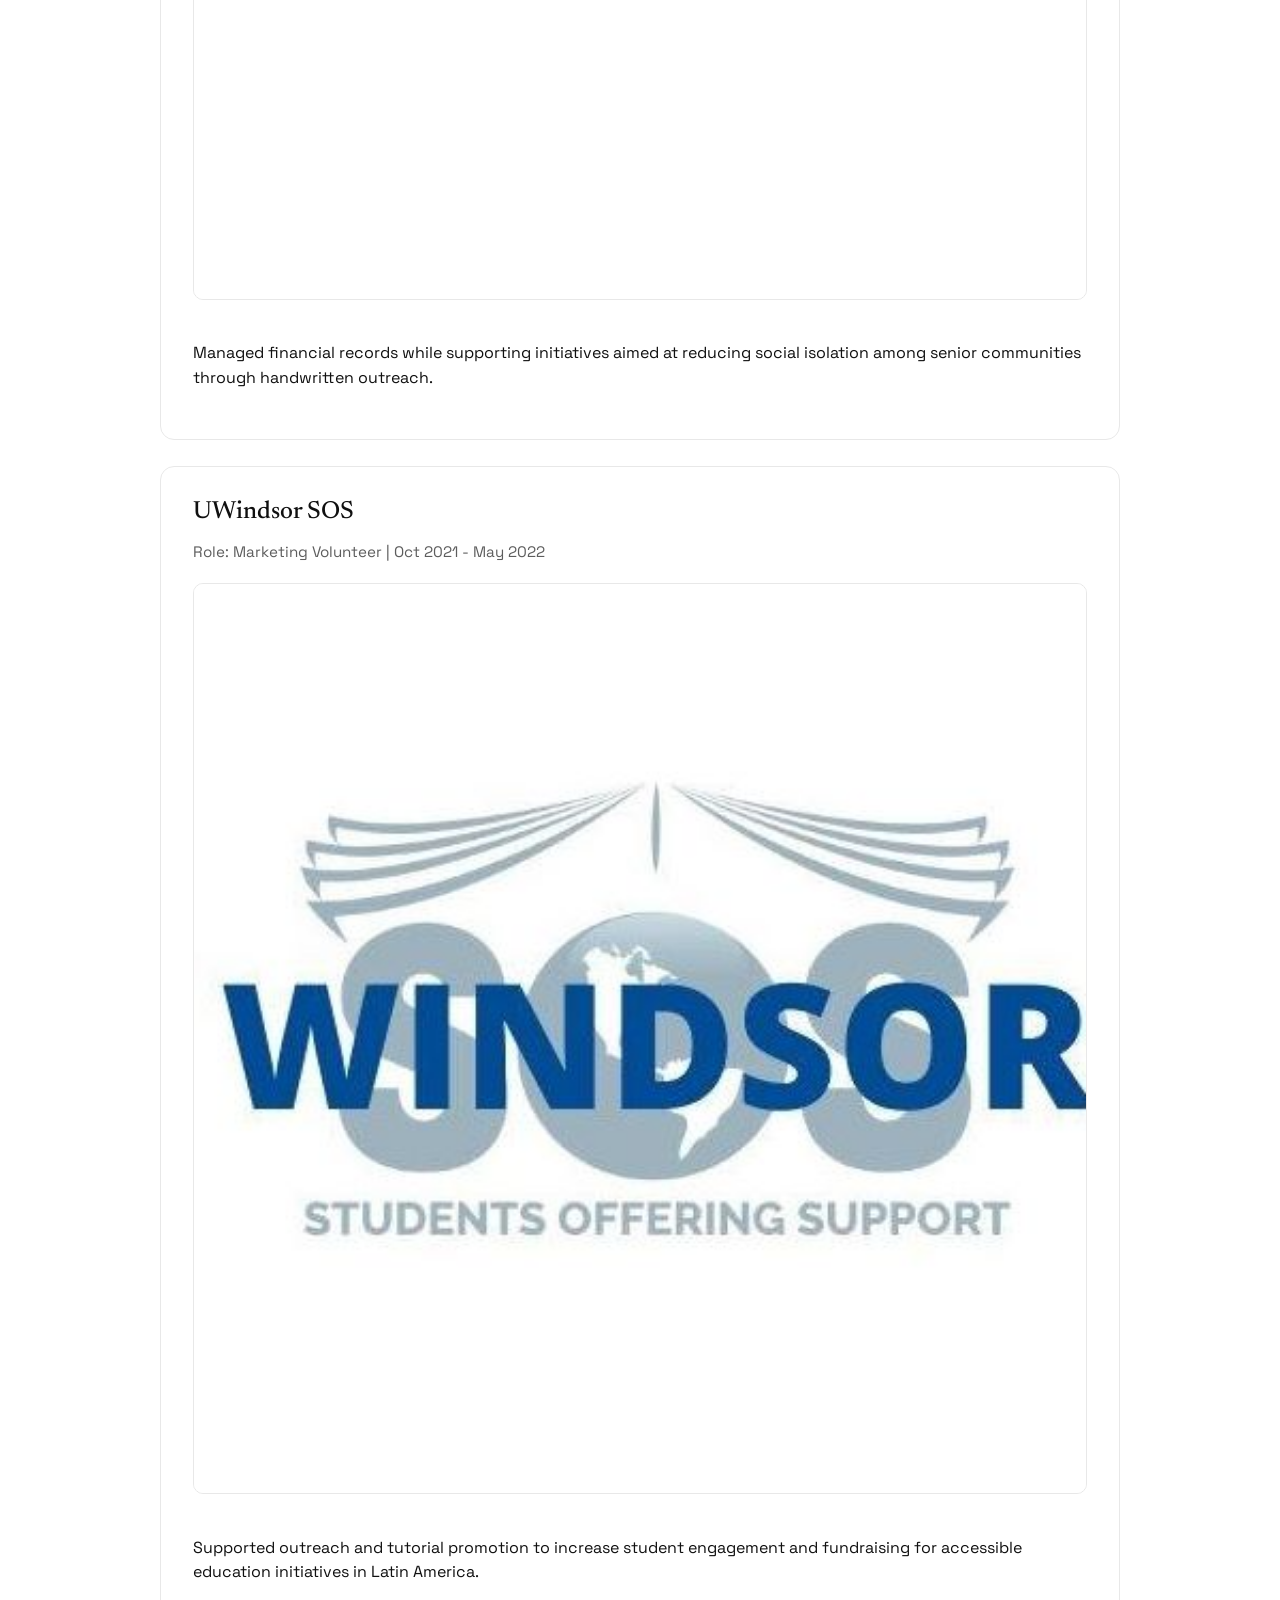
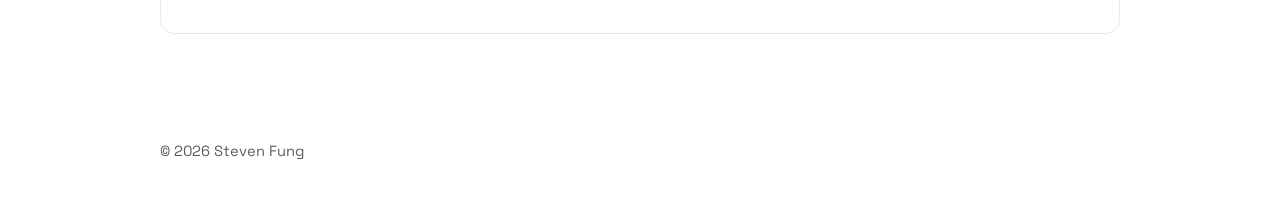
<file: volunteering.html>
<!doctype html>
<html lang="en">
  <head>
    <meta charset="UTF-8" />
    <meta name="viewport" content="width=device-width, initial-scale=1.0" />
    <title>Volunteering | Steven Fung</title>
    <meta
      name="description"
      content="Volunteer leadership and community work by Steven Fung."
    />
    <link rel="preconnect" href="https://fonts.googleapis.com" />
    <link rel="preconnect" href="https://fonts.gstatic.com" crossorigin />
    <link
      href="https://fonts.googleapis.com/css2?family=Space+Grotesk:wght@400;500;700&family=Newsreader:opsz,wght@6..72,500&display=swap"
      rel="stylesheet"
    />
    <link rel="stylesheet" href="styles.css" />
  </head>
  <body class="subpage">
    <div class="bg-grid" aria-hidden="true"></div>

    <header class="site-header">
      <p class="eyebrow">Volunteering</p>
      <h1>Community and Leadership</h1>
      <p class="tagline">Campus and community initiatives focused on mentorship and impact.</p>
      <nav class="nav-links" aria-label="Primary">
        <a href="index.html">Home</a>
        <a href="projects.html">Projects</a>
        <a href="experience.html">Experience</a>
        <a href="volunteering.html">Volunteering</a>
      </nav>
    </header>

    <main>
      <section id="ossc" class="card reveal">
        <h2>Outstanding Scholar Student Council</h2>
        <p class="meta">Role: Year Representative | Sep 2021 - Aug 2025</p>
        <img class="content-image" src="assets/volunteering/ossc-group.jpg" alt="Outstanding Scholar Student Council group photo" />
        <p>
          Represented peer perspectives across cohorts and contributed to planning,
          outreach, and program-level improvements.
        </p>
      </section>

      <section id="mentor" class="card reveal">
        <h2>Outstanding Scholar Mentor</h2>
        <p class="meta">Role: Mentor | Sep 2023 - Aug 2025</p>
        <img class="content-image" src="assets/volunteering/os-mentor-booth.png" alt="Outstanding Scholar mentorship event booth" />
        <p>
          Guided incoming students through their transition to university and introduced
          them to research opportunities, academic resources, and campus support systems.
        </p>
      </section>

      <section id="tims" class="card reveal">
        <h2>TIMS-301C System Proposal</h2>
        <p class="meta">Role: Volunteer | Jul 2024 - Aug 2024</p>
        <img class="content-image" src="assets/volunteering/uw-eng-logo.jpg" alt="University of Windsor Engineering branding" />
        <p>
          Evaluated laboratory teaching hardware for instructional effectiveness and
          co-authored recommendations to support equipment investment decisions.
        </p>
      </section>

      <section id="sunshine" class="card reveal">
        <h2>Sending Sunshine</h2>
        <p class="meta">Role: Volunteer - Treasurer | Apr 2024 - Apr 2025</p>
        <img class="content-image" src="assets/volunteering/sending-sunshine-logo.png" alt="Sending Sunshine organization logo" />
        <p>
          Managed financial records while supporting initiatives aimed at reducing social
          isolation among senior communities through handwritten outreach.
        </p>
      </section>

      <section id="sos" class="card reveal">
        <h2>UWindsor SOS</h2>
        <p class="meta">Role: Marketing Volunteer | Oct 2021 - May 2022</p>
        <img class="content-image" src="assets/volunteering/uwindsor-sos-logo.png" alt="UWindsor SOS organization logo" />
        <p>
          Supported outreach and tutorial promotion to increase student engagement and
          fundraising for accessible education initiatives in Latin America.
        </p>
      </section>
    </main>

    <footer>
      <p>© <span id="year"></span> Steven Fung</p>
    </footer>

    <script src="script.js"></script>
  </body>
</html>
</file>
<file: styles.css>
:root {
  --ink: #101010;
  --paper: #ffffff;
  --muted: #5d5d5d;
  --card: #ffffff;
  --line: #e8e8e8;
}

* {
  box-sizing: border-box;
}

html,
body {
  margin: 0;
  padding: 0;
}

body {
  min-height: 100vh;
  font-family: "Space Grotesk", "Segoe UI", sans-serif;
  color: var(--ink);
  background: var(--paper);
  line-height: 1.55;
}

.bg-grid {
  display: none;
}

.site-header,
main,
footer {
  width: min(960px, 92vw);
  margin: 0 auto;
}

.site-header {
  padding: 7.5rem 0 2.5rem;
}

.eyebrow {
  display: inline-block;
  margin: 0;
  padding: 0.2rem 0;
  border-bottom: 1px solid var(--ink);
  background: transparent;
  font-weight: 500;
  letter-spacing: 0.02em;
  font-size: 0.9rem;
}

h1,
h2,
h3 {
  margin: 0;
  line-height: 1.1;
}

h1 {
  margin-top: 1rem;
  font-size: clamp(2.5rem, 8vw, 5rem);
  font-family: "Newsreader", Georgia, serif;
  font-weight: 500;
}

.tagline {
  margin-top: 1.1rem;
  font-size: 1.05rem;
  max-width: 52ch;
  color: var(--muted);
}

.nav-links {
  display: flex;
  gap: 1.1rem;
  margin-top: 2rem;
  flex-wrap: wrap;
}

.nav-links a,
.project-list a {
  color: var(--ink);
  text-decoration: none;
  border-bottom: 1px solid #d7d7d7;
}

.nav-links a:hover,
.project-list a:hover {
  border-bottom-color: var(--ink);
}

main {
  display: grid;
  gap: 1.6rem;
  padding: 1rem 0 5.5rem;
}

.card {
  background: var(--card);
  border: 1px solid var(--line);
  border-radius: 14px;
  box-shadow: none;
  padding: 2rem;
}

.card h2 {
  margin-bottom: 0.9rem;
  font-size: 1.55rem;
  font-family: "Newsreader", Georgia, serif;
  font-weight: 500;
}

.project-list {
  list-style: none;
  padding: 0;
  margin: 0;
  display: grid;
  gap: 1rem;
}

.project-list li {
  border: 1px solid var(--line);
  border-radius: 10px;
  padding: 1rem;
  background: #fff;
}

.project-list h3 {
  font-size: 1.12rem;
  margin-bottom: 0.35rem;
}

.meta {
  margin: 0.45rem 0 0.95rem;
  font-size: 0.95rem;
  color: var(--muted);
}

.content-image {
  width: 100%;
  border: 1px solid var(--line);
  border-radius: 10px;
  margin: 0.25rem 0 1.1rem;
  background: #fff;
}

.section-cta {
  margin: 0.75rem 0 0;
  font-weight: 500;
}

.subpage .site-header {
  padding-bottom: 1.8rem;
}

.key-points {
  margin: 0;
  padding-left: 1.1rem;
}

.key-points li {
  margin: 0.3rem 0;
}

.chip-grid {
  display: flex;
  flex-wrap: wrap;
  gap: 0.5rem;
}

.chip-grid span {
  border: 1px solid #d8d8d8;
  background: #fff;
  border-radius: 999px;
  padding: 0.3rem 0.8rem;
  font-size: 0.92rem;
}

.placeholder {
  margin-top: 0.7rem;
  padding: 0.6rem 0.75rem;
  background: #fff5e6;
  border-left: 4px solid var(--accent);
  font-size: 0.95rem;
}

.section-grid {
  display: grid;
  grid-template-columns: repeat(auto-fit, minmax(180px, 1fr));
  gap: 0.7rem;
}

.mini-card {
  display: block;
  border: 1px dashed #444;
  border-radius: 10px;
  padding: 0.8rem;
  text-decoration: none;
  background: #fff;
  color: inherit;
}

.mini-card h3 {
  margin-bottom: 0.35rem;
  font-size: 1rem;
}

.mini-card p {
  margin: 0;
  font-size: 0.94rem;
}

footer {
  padding: 0.2rem 0 2.8rem;
  font-size: 0.92rem;
  color: var(--muted);
}

.reveal {
  opacity: 0;
  transform: translateY(10px);
  animation: rise-in 520ms ease forwards;
}

.reveal:nth-child(2) {
  animation-delay: 120ms;
}

.reveal:nth-child(3) {
  animation-delay: 240ms;
}

@keyframes rise-in {
  from {
    opacity: 0;
    transform: translateY(10px);
  }

  to {
    opacity: 1;
    transform: translateY(0);
  }
}

.quick-grid {
  display: grid;
  grid-template-columns: repeat(3, minmax(0, 1fr));
  gap: 1rem;
}

.quick-link {
  display: block;
  border: 1px solid var(--line);
  border-radius: 12px;
  padding: 1.1rem;
  color: inherit;
  text-decoration: none;
  transition: border-color 0.18s ease, transform 0.18s ease;
}

.quick-link:hover {
  border-color: #bdbdbd;
  transform: translateY(-2px);
}

.quick-link h3 {
  font-size: 1.08rem;
  margin-bottom: 0.45rem;
}

.quick-link p {
  margin: 0;
  color: var(--muted);
}

@media (max-width: 640px) {
  .site-header {
    padding-top: 4.6rem;
  }

  .card {
    padding: 1.3rem 1rem;
  }

  .quick-grid {
    grid-template-columns: 1fr;
  }
}
</file>
